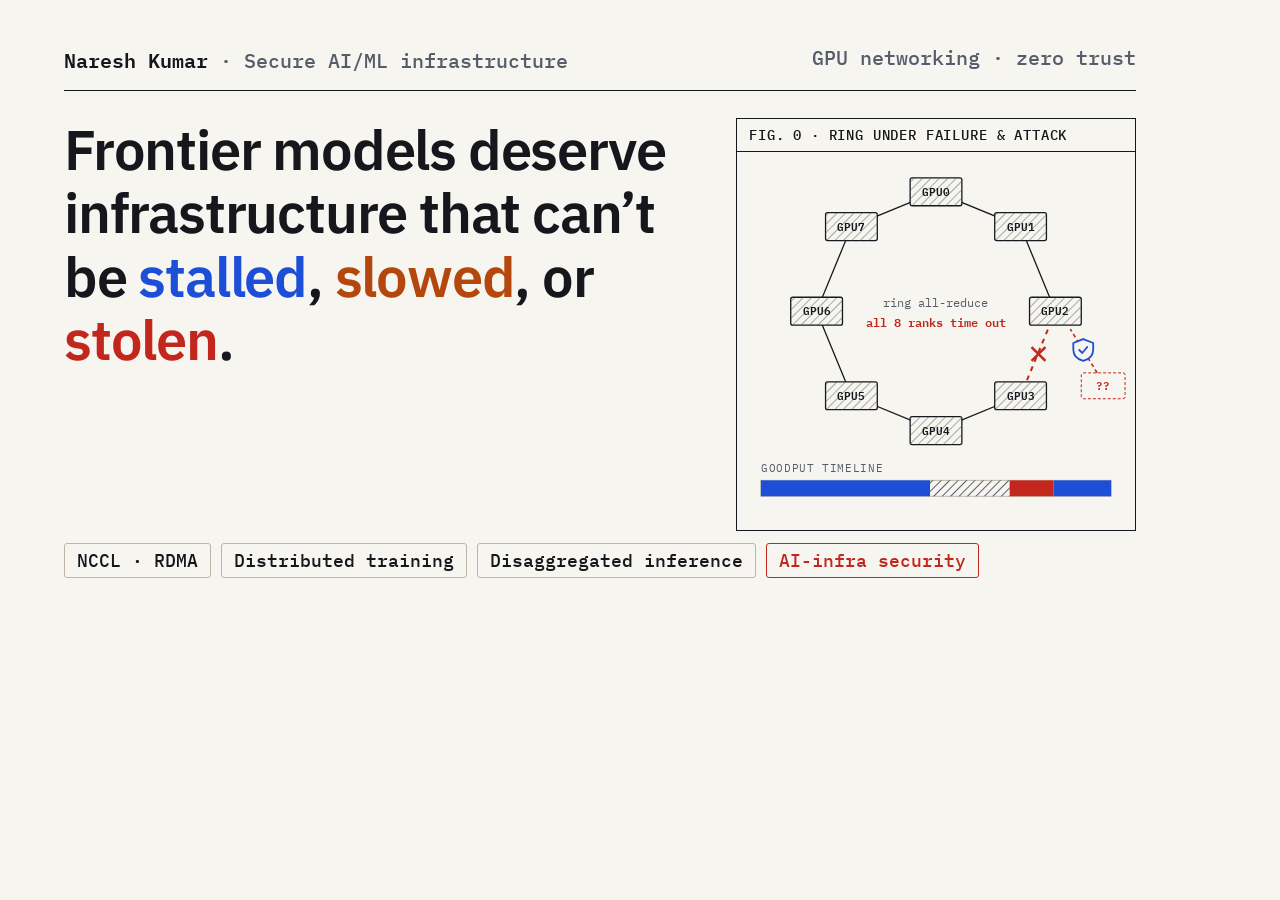
<file: assets/og/og-source.html>
<!DOCTYPE html><html lang="en"><head><meta charset="utf-8"><title>OG image source</title>
<!-- Source for /og-image.png. Render at 1200×630, e.g.
     chromium --headless --hide-scrollbars --virtual-time-budget=4000 --window-size=1200,630 --screenshot=og-image.png og-source.html -->
<link href="https://fonts.googleapis.com/css2?family=IBM+Plex+Mono:wght@400;500;600&family=IBM+Plex+Sans:wght@500;600&display=swap" rel="stylesheet">
<style>
*{margin:0;padding:0;box-sizing:border-box}
body{width:1200px;height:630px;background:#F7F5F0;color:#15171C;font-family:'IBM Plex Sans',sans-serif;overflow:hidden;position:relative}
.top{position:absolute;left:64px;right:64px;top:44px;display:flex;justify-content:space-between;font:500 20px 'IBM Plex Mono',monospace;color:#555C6A;border-bottom:1.5px solid #15171C;padding-bottom:14px}
.top b{color:#15171C;font-weight:600}
.l{position:absolute;left:64px;top:118px;width:640px}
h1{font-weight:600;font-size:50px;line-height:1.13;letter-spacing:-1.2px}
h1 .s{color:#B4470E}h1 .r{color:#1D4ED8}h1 .f{color:#C2261D}
h1{font-size:56px}
.t{position:absolute;left:64px;bottom:52px;display:flex;gap:10px}
.t span{font:500 18px 'IBM Plex Mono',monospace;padding:5px 12px;border:1px solid #BDB6A6;border-radius:3px}
.fig{position:absolute;right:64px;top:118px;width:400px;border:1.5px solid #15171C;background:#F7F5F0}
.fig .bar{font:500 14px 'IBM Plex Mono',monospace;letter-spacing:.06em;padding:7px 12px;border-bottom:1.5px solid #15171C}
.fig svg{display:block;width:100%}
svg text{font-family:'IBM Plex Mono',monospace}
</style></head><body>
<div class="top"><span><b>Naresh Kumar</b> · Secure AI/ML infrastructure</span><span>GPU networking · zero trust</span></div>
<div class="l"><h1>Frontier models deserve infrastructure that can’t be <span class="r">stalled</span>, <span class="s">slowed</span>, or <span class="f">stolen</span>.</h1></div>
<div class="fig"><div class="bar">FIG. 0 · RING UNDER FAILURE &amp; ATTACK</div>
<svg viewBox="0 0 400 380">
<defs><pattern id="h" width="6" height="6" patternUnits="userSpaceOnUse" patternTransform="rotate(45)"><line x1="0" y1="0" x2="0" y2="6" stroke="#555C6A" stroke-width="2"/></pattern></defs>
<g stroke="#15171C" stroke-width="1.3">
<line x1="200" y1="40" x2="285" y2="75"/><line x1="285" y1="75" x2="320" y2="160"/><line x1="285" y1="245" x2="200" y2="280"/><line x1="200" y1="280" x2="115" y2="245"/><line x1="115" y1="245" x2="80" y2="160"/><line x1="80" y1="160" x2="115" y2="75"/><line x1="115" y1="75" x2="200" y2="40"/></g>
<line x1="320" y1="160" x2="285" y2="245" stroke="#C2261D" stroke-width="2" stroke-dasharray="5 5"/>
<path d="M296,196 L310,210 M310,196 L296,210" stroke="#C2261D" stroke-width="2.5"/>
<g fill="#F7F5F0" stroke="#15171C" stroke-width="1.3">
<rect x="174" y="26" width="52" height="28" rx="2"/><rect x="259" y="61" width="52" height="28" rx="2"/><rect x="294" y="146" width="52" height="28" rx="2"/><rect x="259" y="231" width="52" height="28" rx="2"/><rect x="174" y="266" width="52" height="28" rx="2"/><rect x="89" y="231" width="52" height="28" rx="2"/><rect x="54" y="146" width="52" height="28" rx="2"/><rect x="89" y="61" width="52" height="28" rx="2"/></g>
<g fill="url(#h)" opacity=".5"><rect x="174" y="26" width="52" height="28"/><rect x="259" y="61" width="52" height="28"/><rect x="294" y="146" width="52" height="28"/><rect x="259" y="231" width="52" height="28"/><rect x="174" y="266" width="52" height="28"/><rect x="89" y="231" width="52" height="28"/><rect x="54" y="146" width="52" height="28"/><rect x="89" y="61" width="52" height="28"/></g>
<g font-size="11" font-weight="600" text-anchor="middle" fill="#15171C"><text x="200" y="44">GPU0</text><text x="285" y="79">GPU1</text><text x="320" y="164">GPU2</text><text x="285" y="249">GPU3</text><text x="200" y="284">GPU4</text><text x="115" y="249">GPU5</text><text x="80" y="164">GPU6</text><text x="115" y="79">GPU7</text></g>
<text x="200" y="156" font-size="12" fill="#555C6A" text-anchor="middle">ring all-reduce</text>
<text x="200" y="176" font-size="12.5" font-weight="600" fill="#C2261D" text-anchor="middle">all 8 ranks time out</text>
<g><line x1="362" y1="222" x2="335" y2="178" stroke="#C2261D" stroke-width="1.6" stroke-dasharray="4 3"/>
<rect x="346" y="222" width="44" height="26" rx="2" fill="#F7F5F0" stroke="#C2261D" stroke-dasharray="3 2"/><text x="368" y="239" font-size="11" font-weight="600" fill="#C2261D" text-anchor="middle">??</text>
<g transform="translate(338 188)"><path d="M10 0 L20 4 V10.5 C20 16.5 15.5 20.5 10 22 C4.5 20.5 0 16.5 0 10.5 V4 Z" fill="#F7F5F0" stroke="#1D4ED8" stroke-width="1.8"/><path d="M6 11 l3 3 l5 -6" fill="none" stroke="#1D4ED8" stroke-width="1.8" stroke-linecap="round"/></g></g>
<text x="24" y="322" font-size="11" fill="#555C6A" letter-spacing=".06em">GOODPUT TIMELINE</text>
<rect x="24" y="330" width="352" height="16" fill="none" stroke="#BDB6A6"/>
<rect x="24" y="330" width="170" height="16" fill="#1D4ED8"/><rect x="194" y="330" width="80" height="16" fill="url(#h)"/><rect x="274" y="330" width="44" height="16" fill="#C2261D"/><rect x="318" y="330" width="58" height="16" fill="#1D4ED8"/>
</svg></div>
<div class="t"><span>NCCL · RDMA</span><span>Distributed training</span><span>Disaggregated inference</span><span style="color:#C2261D;border-color:#C2261D">AI-infra security</span></div>
</body></html>
</file>
